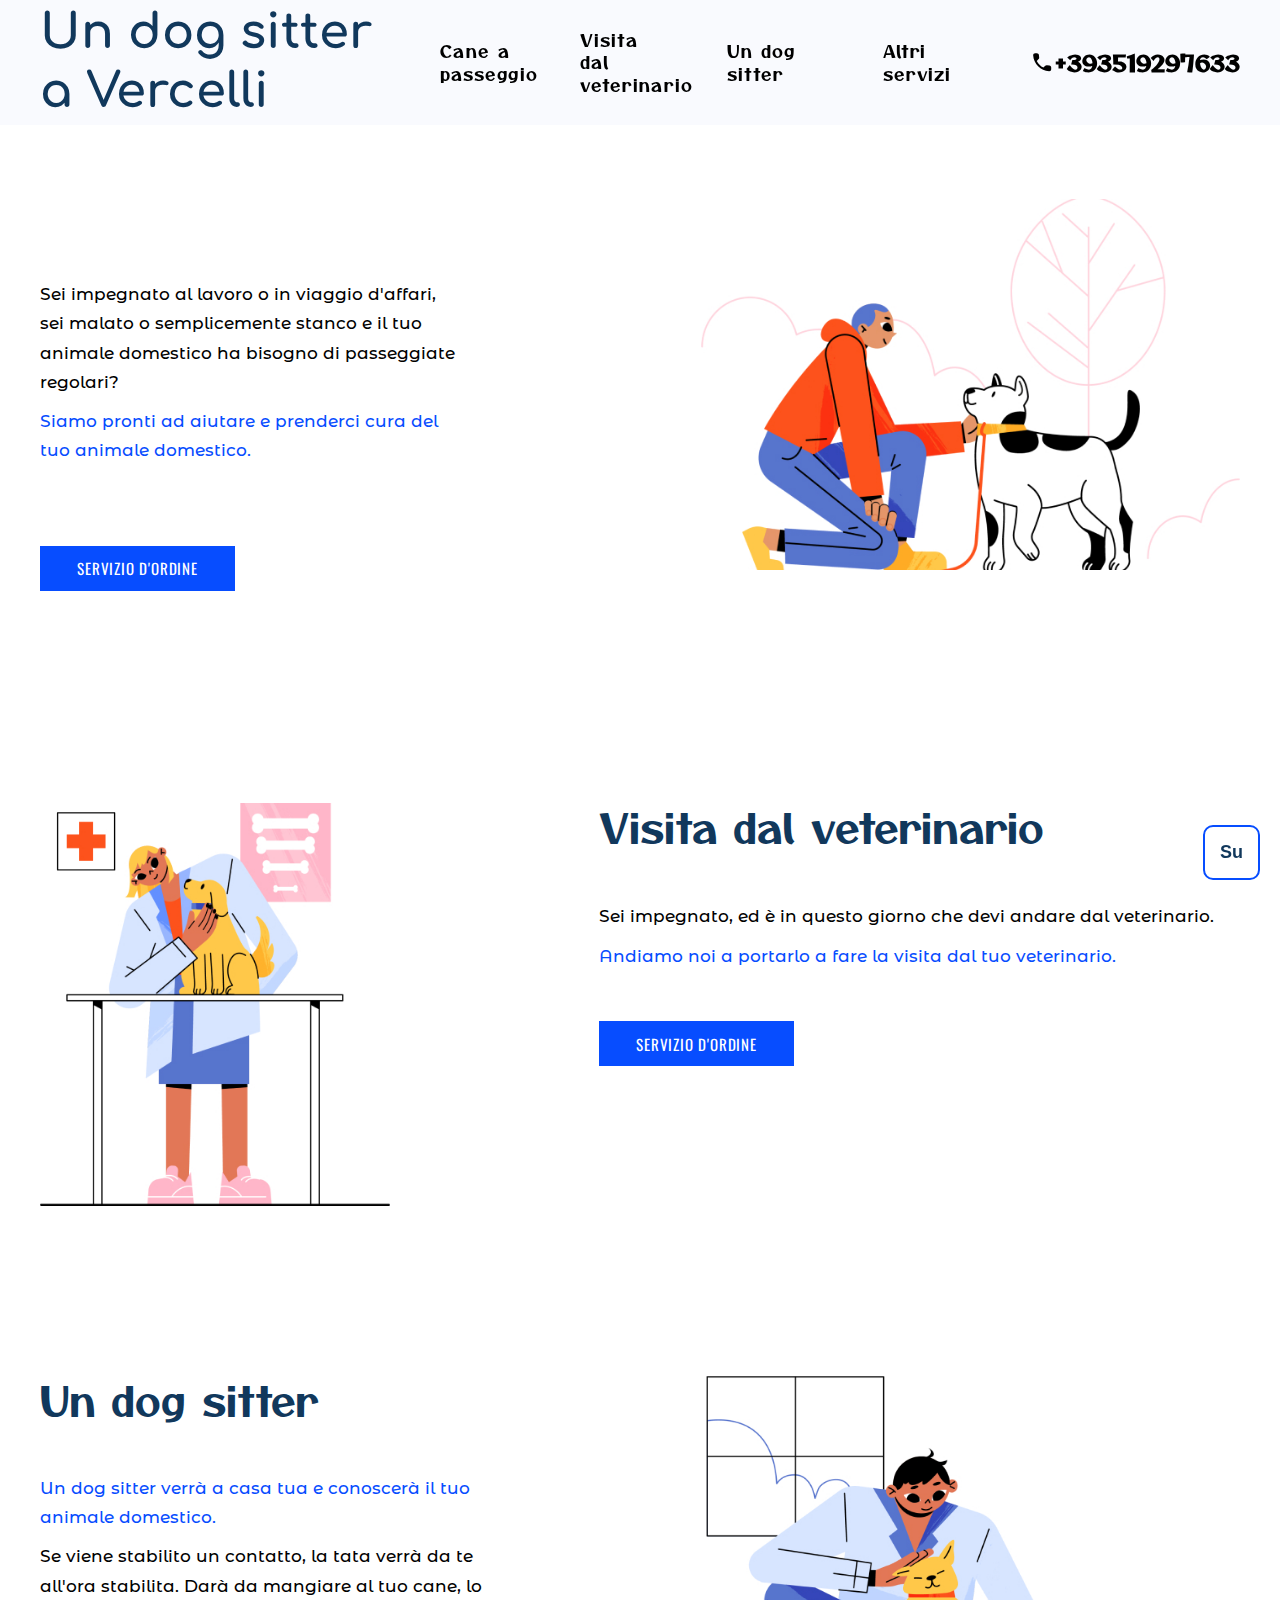
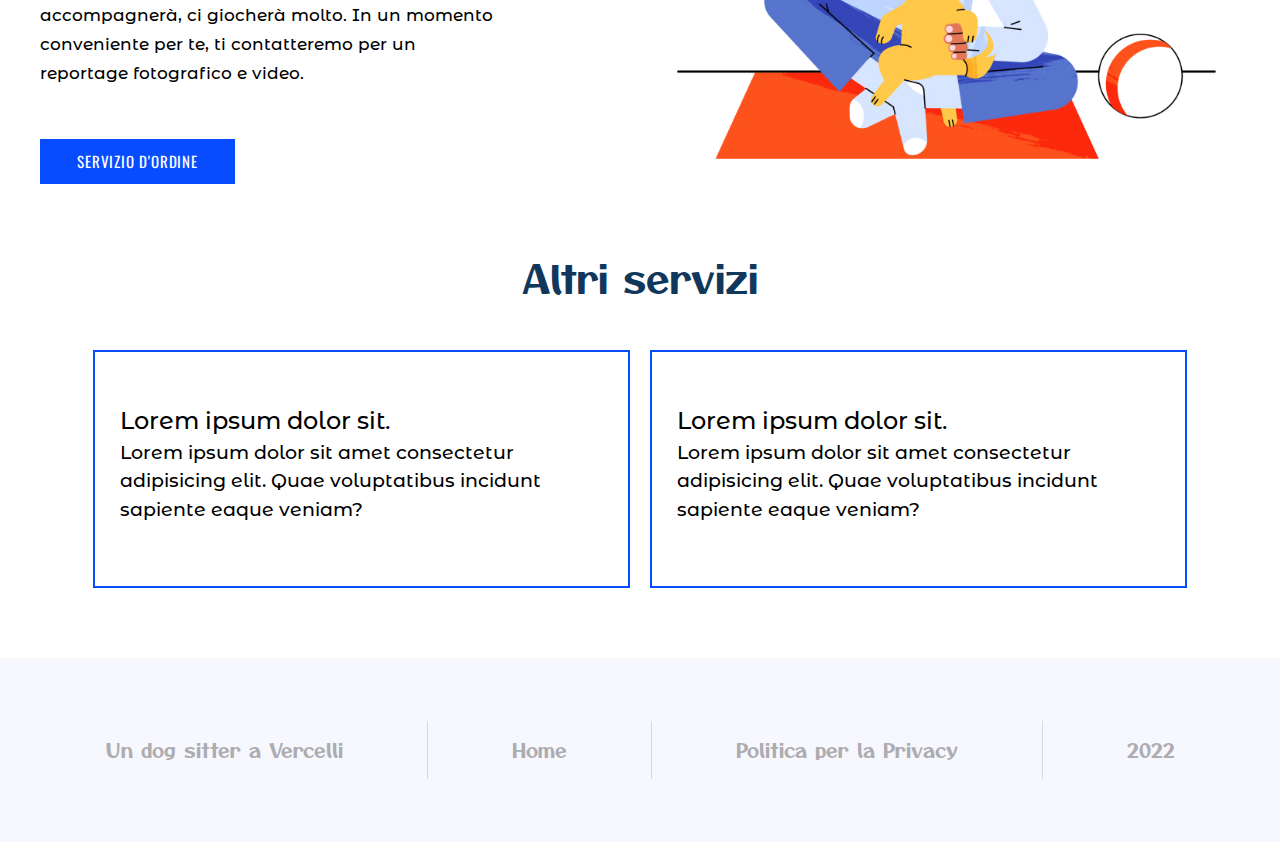
<file: index.html>
<!DOCTYPE html>
<html lang="it">
  <head>
    <link rel="stylesheet" href="./css/main.min.css" />
    <meta charset="UTF-8" />
    <meta http-equiv="X-UA-Compatible" content="IE=edge" />
    <meta name="viewport" content="width=device-width, initial-scale=1.0" />
    <link rel="preconnect" href="https://fonts.googleapis.com" />
    <link rel="preconnect" href="https://fonts.gstatic.com" crossorigin />
    <link rel="shortcut icon" href="./images/favicon.svg" type="image/svg" />
    <link
      href="https://fonts.googleapis.com/css2?family=Comfortaa:wght@400;500;700;900&display=swap"
      rel="stylesheet"
    />
    <link rel="preconnect" href="https://fonts.googleapis.com" />
    <link rel="preconnect" href="https://fonts.gstatic.com" crossorigin />
    <link rel="preconnect" href="https://fonts.googleapis.com" />
    <link rel="preconnect" href="https://fonts.gstatic.com" crossorigin />
    <link
      href="https://fonts.googleapis.com/css2?family=Montserrat+Alternates:wght@400;500;700;900&display=swap"
      rel="stylesheet"
    />
    <link rel="preconnect" href="https://fonts.googleapis.com" />
    <link rel="preconnect" href="https://fonts.gstatic.com" crossorigin />
    <link
      href="https://fonts.googleapis.com/css2?family=Oswald&display=swap"
      rel="stylesheet"
    />
    <link rel="preconnect" href="https://fonts.googleapis.com" />
    <link rel="preconnect" href="https://fonts.gstatic.com" crossorigin />
    <link
      rel="stylesheet"
      href="https://cdnjs.cloudflare.com/ajax/libs/modern-normalize/1.1.0/modern-normalize.min.css"
      integrity="sha512-wpPYUAdjBVSE4KJnH1VR1HeZfpl1ub8YT/NKx4PuQ5NmX2tKuGu6U/JRp5y+Y8XG2tV+wKQpNHVUX03MfMFn9Q=="
      crossorigin="anonymous"
      referrerpolicy="no-referrer"
    />
    <link rel="preconnect" href="https://fonts.googleapis.com" />
    <link rel="preconnect" href="https://fonts.gstatic.com" crossorigin />
    <title>Cane a passeggio</title>
  </head>
  <body>
    <header class="header" id="header">
      <div class="container">
        <h1 class="header__title">Un dog sitter a Vercelli</h1>
        <nav class="nav">
          <ul class="header__list">
            <li class="header__item">
              <a class="header__link" href="#passeggio">Cane a passeggio</a>
            </li>
            <li class="header__item">
              <a class="header__link" href="#visita">Visita dal veterinario</a>
            </li>
            <li class="header__item">
              <a class="header__link" href="#sitter">Un dog sitter</a>
            </li>
            <li class="header__item">
              <a class="header__link" href="#altri">Altri servizi</a>
            </li>
          </ul>
        </nav>
        <a class="header__tel" href="tel:+393519297633"
          ><svg class="header__tel-icon" width="25" height="25">
            <use href="./images/icons.svg#icon-phone"></use></svg
          >+393519297633</a
        >
        <button
          class="mob-menu__btn"
          aria-controls="menu-container"
          data-menu-button
          type="button"
        >
          <svg class="mob-menu__icon" width="24" height="24">
            <use
              class="mob-menu__icon--open"
              href="./images/icons.svg#icon-mob-menu--open"
            ></use>
            <use
              class="mob-menu__icon--close"
              href="./images/icons.svg#icon-mob-menu--close"
            ></use>
          </svg>
        </button>
      </div>

      <!-- MOB-MENU -->

      <div class="mob-menu" id="menu-container" data-menu data-menu-open>
        <ul class="mob-menu__list">
          <li class="mob-menu__item">
            <a class="mob-menu__link js-close-menu" href="#passeggio"
              >Cane A Passeggio
            </a>
          </li>
          <li class="mob-menu__item">
            <a class="mob-menu__link js-close-menu2" href="#visita"
              >Visita dal veterinario</a
            >
          </li>
          <li class="mob-menu__item">
            <a class="mob-menu__link js-close-menu3" href="#sitter"
              >Un dog sitter</a
            >
          </li>
          <li class="mob-menu__item">
            <a class="mob-menu__link js-close-menu4" href="#altri"
              >Altri servizi</a
            >
          </li>
        </ul>
      </div>
    </header>
    <section class="passeggio" id="passeggio">
      <div class="container">
        <button
          class="scrollbtn"
          onclick="topFunction()"
          id="scrollbtn"
          title="vai in alto"
        >
          Su
        </button>
        <div class="passeggio__box--left">
          <p class="passeggio__text">
            Sei impegnato al lavoro o in viaggio d'affari, sei malato o
            semplicemente stanco e il tuo animale domestico ha bisogno di
            passeggiate regolari?
          </p>
          <p class="passeggio__text--bottom">
            Siamo pronti ad aiutare e prenderci cura del tuo animale domestico.
          </p>
          <button class="passeggio__btn btn" type="button" data-modal-open>
            Servizio d'ordine
          </button>
        </div>
        <picture>
          <source
            srcset="./images/passeggio.jpg 1x, ./images/passeggio-2x.jpg 2x"
            media="(min-width: 1200px)"
          />
          <source
            srcset="./images/passeggio.jpg 1x, ./images/passeggio-2x.jpg 2x"
            media="(min-width: 768px)"
          />
          <source
            srcset="
              ./images/passeggio-mob.jpg    1x,
              ./images/passeggio-mob-2x.jpg 2x
            "
            media="(min-width: 320px)"
          />
          <img
            src="./images/passeggio.jpg"
            class="passeggio__img"
            alt="Cane a passeggio"
            width="539"
          />
        </picture>
      </div>
    </section>
    <section class="visita" id="visita">
      <div class="container">
        <div class="visita__row">
          <div class="picture__row">
            <picture>
              <source
                srcset="./images/visita.jpg 1x, ./images/visita-2x.jpg 2x"
                media="(min-width: 1200px)"
              />
              <source
                srcset="./images/visita.jpg 1x, ./images/visita-2x.jpg 2x"
                media="(min-width: 768px)"
              />
              <source
                srcset="
                  ./images/visita-mob.jpg    1x,
                  ./images/visita-mob-2x.jpg 2x
                "
                media="(min-width: 320px)"
              />
              <img
                src="./images/visita.jpg"
                class="visita__img"
                alt="Visita dal veterinario"
                width="350"
              />
            </picture>
          </div>
          <div class="title__row">
            <h2 class="visita__title">Visita dal veterinario</h2>
          </div>
          <div class="visita__box--right text__row">
            <div class="visita__title-thumb">
              <h2 class="sitter__title">Visita dal veterinario</h2>
            </div>
            <p class="visita__text">
              Sei impegnato, ed è in questo giorno che devi andare dal
              veterinario.
            </p>
            <p class="visita__text--bottom">
              Andiamo noi a portarlo a fare la visita dal tuo veterinario.
            </p>
            <button class="visita__btn btn" type="button" data-modal-open-2>
              Servizio d'ordine
            </button>
          </div>
        </div>
      </div>
    </section>
    <section class="sitter" id="sitter">
      <div class="container">
        <div class="sitter__row">
          <div class="sitter__title-row">
            <h2 class="sitter__title">Un dog sitter</h2>
          </div>
          <div class="sitter__box--left sitter__text-row">
            <div class="sitter__title-thumb">
              <h2 class="sitter__title">Un dog sitter</h2>
            </div>
            <p class="sitter__text">
              Un dog sitter verrà a casa tua e conoscerà il tuo animale
              domestico.
            </p>
            <p class="sitter__text--bottom">
              Se viene stabilito un contatto, la tata verrà da te all'ora
              stabilita. Darà da mangiare al tuo cane, lo accompagnerà, ci
              giocherà molto. In un momento conveniente per te, ti contatteremo
              per un reportage fotografico e video.
            </p>
            <button class="sitter__btn btn" type="button" data-modal-open-3>
              Servizio d'ordine
            </button>
          </div>
          <div class="sitter__picture-row">
            <picture>
              <source
                srcset="./images/sitter.jpg 1x, ./images/sitter-2x.jpg 2x"
                media="(min-width: 1200px)"
              />
              <source
                srcset="./images/sitter.jpg 1x, ./images/sitter-2x.jpg 2x"
                media="(min-width: 768px)"
              />
              <source
                srcset="
                  ./images/sitter-mob.jpg    1x,
                  ./images/sitter-mob-2x.jpg 2x
                "
                media="(min-width: 320px)"
              />
              <img
                src="./images/sitter.jpg"
                class="sitter__img"
                alt="Un dog sitter"
              />
            </picture>
          </div>
        </div>
      </div>
    </section>
    <section class="altri" id="altri">
      <div class="container">
        <h2 class="altri__title">Altri servizi</h2>
        <div class="altri__box-wrap">
          <div class="altri__box--left">
            <p class="altri__text">Lorem ipsum dolor sit.</p>
            <p class="altri__text-bottom">
              Lorem ipsum dolor sit amet consectetur adipisicing elit. Quae
              voluptatibus incidunt sapiente eaque veniam?
            </p>
          </div>
          <div class="altri__box--right">
            <p class="altri__text">Lorem ipsum dolor sit.</p>
            <p class="altri__text-bottom">
              Lorem ipsum dolor sit amet consectetur adipisicing elit. Quae
              voluptatibus incidunt sapiente eaque veniam?
            </p>
          </div>
        </div>
      </div>
    </section>
    <footer class="footer">
      <div class="container">
        <div class="footer__list-wrap">
          <ul class="footer__list">
            <li class="footer__item">
              <a href="#header">Un dog sitter a Vercelli</a>
            </li>
            <li class="footer__item">
              <a href="#passeggio">Home</a>
            </li>
            <li class="footer__item">
              <a href="">Politica per la Privacy</a>
            </li>
            <li class="footer__item">2022</li>
          </ul>
        </div>
        <div class="mobile-footer">
          <h3 class="mobile-footer__title">Un dog sitter a Vercelli</h3>
          <a class="mobile-footer__tel" href="tel:+393519297633"
            ><svg class="mobile-footer__tel-icon" width="19" height="19">
              <use href="./images/icons.svg#icon-foot-tel"></use></svg
            >+393519297633</a
          >
          <ul class="mobile-footer__list">
            <li class="mobile-footer__item">Home</li>
            <li class="mobile-footer__item">Politica per la Privacy</li>
            <li class="mobile-footer__item">2022</li>
          </ul>
        </div>
      </div>
    </footer>

    <!-- MODAL -->

    <div class="backdrop is-hidden" data-modal>
      <div class="modal">
        <button class="modal__btnclose" data-modal-close type="button">
          <svg class="modal__icon-close" width="15" height="15">
            <use href="images/icons.svg#icon-cross"></use>
          </svg>
        </button>
        <h2 class="modal__title">Servizio d'ordine</h2>
        <form class="modal__form" name="form">
          <div class="modal__input-container--left">
            <label class="label__name" for="name"
              >Nome<span class="label-span">*</span
              ><input
                class="modal__input-name"
                name="nome"
                required
                type="name"
                id="name"
            /></label>
            <label class="label__tel" for="tel"
              >Numero di telefono<span class="label-span">*</span
              ><input
                class="modal__input-tel"
                required
                type="tel"
                name="numero_di_telefono"
                id="tel"
            /></label>
            <label class="label__select" for="servizio">
              Tipologia di servizio<span class="label-span">*</span>
              <select required class="select" name="servizio" id="servizio">
                <option value="" disabled selected>Scegli un servizio</option>
                <option value="Cane a passeggio">Cane a passeggio</option>
                <option value="Visita dal veterinario">
                  Visita dal veterinario
                </option>
                <option value="Un dog sitter">Un dog sitter</option>
                <option value="Altri servizi">Altri servizi</option>
              </select>
            </label>
            <p class="help">
              <span class="label-span">*</span> - Сampo obbligatorio
            </p>
          </div>
          <div class="modal__input-container--right">
            <label class="label__textarea" for="comment"
              >Un commento
              <textarea
                class="modal__textarea"
                placeholder="Per favore scrivi esattamente cosa vorresti"
                name="un_commento"
                id="comment"
              ></textarea>
            </label>
            <label class="label__email" for="email"
              >Email<input
                class="modal__input-email"
                type="email"
                id="email"
                name="email"
            /></label>
            <button
              class="modal__btnsubmit"
              name="form-btn"
              type="submit"
              data-request-open
            >
              MANDARE
            </button>
          </div>
        </form>
      </div>
    </div>

    <script src="./js/scrollbtn.js"></script>
    <script src="./js/mobile-menu.js"></script>
    <script src="./js/modal.js"></script>
    <script src="./js/modal2.js"></script>
    <script src="./js/modal3.js"></script>
    <script src="./js/request.js"></script>
  </body>
</html>
</file>
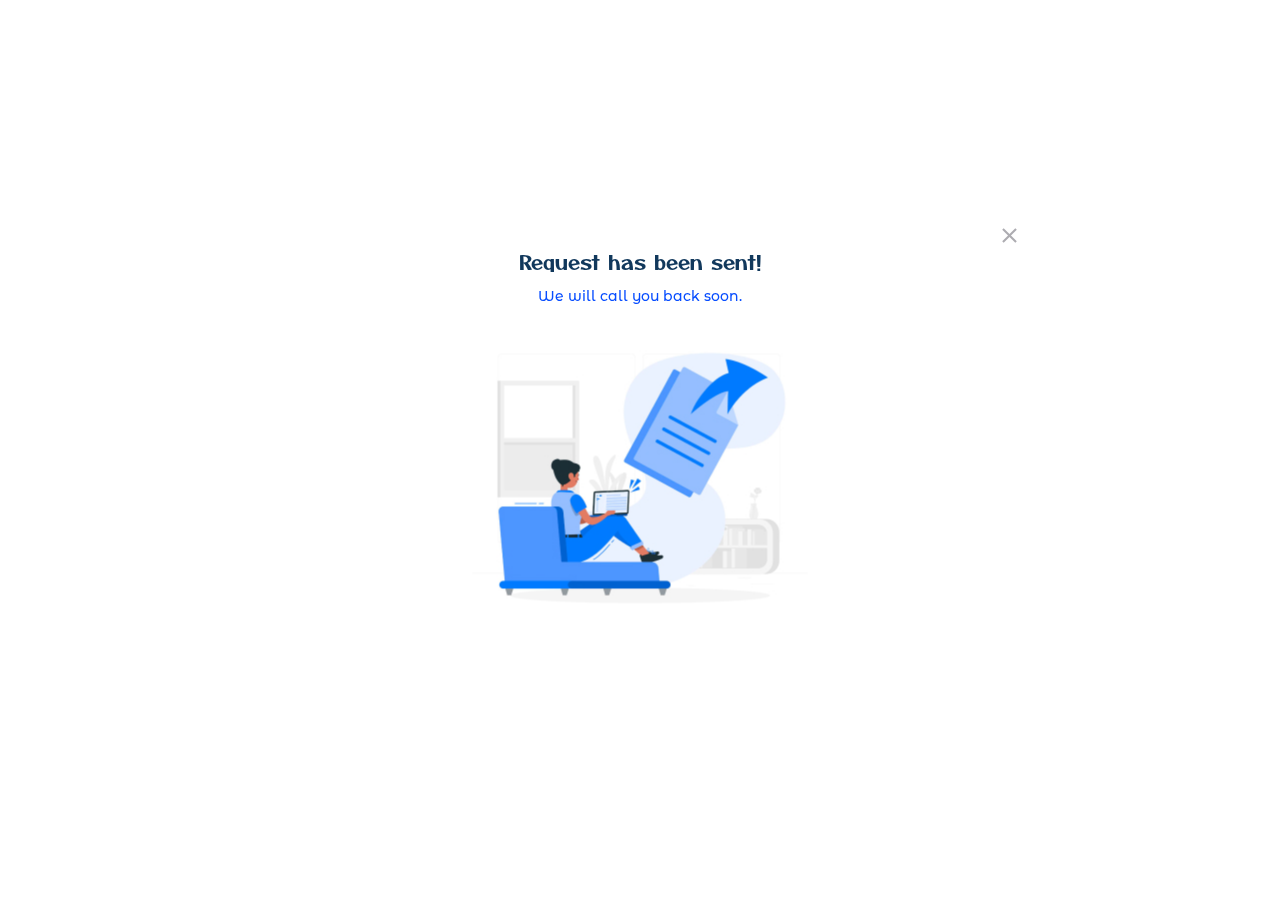
<file: thankpage.html>
<!DOCTYPE html>
<html lang="it">
  <head>
    <link rel="stylesheet" href="./css/main.min.css" />
    <meta charset="UTF-8" />
    <meta http-equiv="X-UA-Compatible" content="IE=edge" />
    <meta name="viewport" content="width=device-width, initial-scale=1.0" />
    <link rel="preconnect" href="https://fonts.googleapis.com" />
    <link rel="preconnect" href="https://fonts.gstatic.com" crossorigin />
    <link rel="shortcut icon" href="./images/favicon.svg" type="image/svg" />
    <link
      href="https://fonts.googleapis.com/css2?family=Comfortaa:wght@400;500;700;900&display=swap"
      rel="stylesheet"
    />
    <link rel="preconnect" href="https://fonts.googleapis.com" />
    <link rel="preconnect" href="https://fonts.gstatic.com" crossorigin />
    <link rel="preconnect" href="https://fonts.googleapis.com" />
    <link rel="preconnect" href="https://fonts.gstatic.com" crossorigin />
    <link
      href="https://fonts.googleapis.com/css2?family=Montserrat+Alternates:wght@400;500;700;900&display=swap"
      rel="stylesheet"
    />
    <link rel="preconnect" href="https://fonts.googleapis.com" />
    <link rel="preconnect" href="https://fonts.gstatic.com" crossorigin />
    <link
      href="https://fonts.googleapis.com/css2?family=Oswald&display=swap"
      rel="stylesheet"
    />
    <link rel="preconnect" href="https://fonts.googleapis.com" />
    <link rel="preconnect" href="https://fonts.gstatic.com" crossorigin />
    <link
      rel="stylesheet"
      href="https://cdnjs.cloudflare.com/ajax/libs/modern-normalize/1.1.0/modern-normalize.min.css"
      integrity="sha512-wpPYUAdjBVSE4KJnH1VR1HeZfpl1ub8YT/NKx4PuQ5NmX2tKuGu6U/JRp5y+Y8XG2tV+wKQpNHVUX03MfMFn9Q=="
      crossorigin="anonymous"
      referrerpolicy="no-referrer"
    />
    <link rel="preconnect" href="https://fonts.googleapis.com" />
    <link rel="preconnect" href="https://fonts.gstatic.com" crossorigin />
    <title>Cane a passeggio</title>
  </head>
  <body>
    <div class="request__backdrop" data-request>
      <div class="request">
        <div class="request__container">
          <a href="./index.html" class="request__btnclose">
            <svg class="request__icon-close" width="15" height="15">
              <use href="images/icons.svg#icon-cross"></use>
            </svg>
          </a>
          <h2 class="request__title">Request has been sent!</h2>
          <p class="request__text">We will call you back soon.</p>
          <picture>
            <source
              srcset="./images/request.jpg 1x, ./images/request-2x.jpg 2x"
              media="(min-width: 1200px)"
            />
            <source
              srcset="./images/request.jpg 1x, ./images/request-2x.jpg 2x"
              media="(min-width: 768px)"
            />
            <source
              srcset="
                ./images/request-mob.jpg    1x,
                ./images/request-mob-2x.jpg 2x
              "
              media="(min-width: 320px)"
            />
            <img
              src="./images/request.jpg"
              class="request__img"
              alt="request has been sent"
            />
          </picture>
        </div>
      </div>
    </div>
  </body>
</html>
</file>
<file: css/main.min.css>
:root{--primary-text-color: #000000;--accent-color: #074DFF;--btn-text-color: #ffffff;--title-color: #11385C}html{scroll-behavior:smooth}@font-face{font-family:"Otomanopee One";font-style:normal;font-weight:400;src:url(/fonts/OtomanopeeOne-Regular.ttf)}body{margin:0;padding:0;font-family:"Otomanopee One";font-style:normal;font-weight:400;color:var(--primary-text-color)}button{cursor:pointer}ul{margin:0px;padding:0px;list-style:none}a{color:inherit;text-decoration:none}li{list-style-type:none}img{display:block;max-width:100%;height:auto}p{margin:0;padding:0}h1,h2,h3,h4,h5,h6{margin:0;padding:0;font-family:"Otomanopee One"}input,textarea{outline:none}.btn{background-color:var(--accent-color);color:var(--btn-text-color);letter-spacing:.06em;text-transform:uppercase;text-align:center;font-weight:400;font-size:15px;width:195px;height:45px;border:none;font-family:"Oswald",sans-serif;-webkit-transition:color 300ms cubic-bezier(0.4, 0, 0.2, 1),background-color 300ms cubic-bezier(0.4, 0, 0.2, 1),border-color 300ms cubic-bezier(0.4, 0, 0.2, 1);transition:color 300ms cubic-bezier(0.4, 0, 0.2, 1),background-color 300ms cubic-bezier(0.4, 0, 0.2, 1),border-color 300ms cubic-bezier(0.4, 0, 0.2, 1)}@media screen and (min-width: 320px)and (max-width: 1199px){.btn{width:140px;height:36px;display:-webkit-box;display:-ms-flexbox;display:flex;-webkit-box-pack:center;-ms-flex-pack:center;justify-content:center;-webkit-box-align:center;-ms-flex-align:center;align-items:center;margin:0 auto;font-size:12px;line-height:1.6666666667}}.btn:hover,.btn:focus{background-color:var(--btn-text-color);color:var(--accent-color);border:2px solid rgba(0,0,0,0);border-color:var(--accent-color);-webkit-transition:color 300ms cubic-bezier(0.4, 0, 0.2, 1),border-color 300ms cubic-bezier(0.4, 0, 0.2, 1),background-color 300ms cubic-bezier(0.4, 0, 0.2, 1);transition:color 300ms cubic-bezier(0.4, 0, 0.2, 1),border-color 300ms cubic-bezier(0.4, 0, 0.2, 1),background-color 300ms cubic-bezier(0.4, 0, 0.2, 1)}.is-hidden{visibility:hidden;opacity:0;pointer-events:none}.visually-hidden{position:absolute;width:1px;height:1px;margin:-1px;border:0;padding:0;white-space:nowrap;-webkit-clip-path:inset(100%);clip-path:inset(100%);clip:rect(0 0 0 0);overflow:hidden}.no-scroll{overflow:hidden}.scrollbtn{position:fixed;bottom:20px;right:20px;z-index:99;border:2px solid var(--accent-color);outline:none;background-color:rgba(0,0,0,0);color:var(--title-color);padding:15px;border-radius:10px;font-size:18px;font-weight:600;-webkit-transition:color 300ms cubic-bezier(0.4, 0, 0.2, 1),border 300ms cubic-bezier(0.4, 0, 0.2, 1),background-color 300ms cubic-bezier(0.4, 0, 0.2, 1);transition:color 300ms cubic-bezier(0.4, 0, 0.2, 1),border 300ms cubic-bezier(0.4, 0, 0.2, 1),background-color 300ms cubic-bezier(0.4, 0, 0.2, 1)}.scrollbtn:hover{background-color:var(--accent-color);color:var(--btn-text-color);-webkit-transition:color 300ms cubic-bezier(0.4, 0, 0.2, 1),background-color 300ms cubic-bezier(0.4, 0, 0.2, 1);transition:color 300ms cubic-bezier(0.4, 0, 0.2, 1),background-color 300ms cubic-bezier(0.4, 0, 0.2, 1)}@media screen and (min-width: 1200px){.container{max-width:1200px;margin:0 auto}}.backdrop{z-index:3;width:100%;height:100%;-webkit-box-shadow:0px 1px 3px rgba(0,0,0,.12),0px 1px 1px rgba(0,0,0,.14),0px 2px 1px rgba(0,0,0,.2);box-shadow:0px 1px 3px rgba(0,0,0,.12),0px 1px 1px rgba(0,0,0,.14),0px 2px 1px rgba(0,0,0,.2);border-radius:4px;position:fixed;top:0;-webkit-transition:opacity 300ms cubic-bezier(0.4, 0, 0.2, 1);transition:opacity 300ms cubic-bezier(0.4, 0, 0.2, 1);background:rgba(0,0,0,.6);-webkit-backdrop-filter:blur(5px);backdrop-filter:blur(5px);display:block;overflow-y:auto}.modal{overflow-y:auto;min-height:525px;z-index:3;border-radius:4px;background-color:#fff;position:absolute;top:50%;left:50%;-webkit-transform:translate(-50%, -50%);transform:translate(-50%, -50%);padding:40px;-webkit-transition:opacity 300ms cubic-bezier(0.4, 0, 0.2, 1);transition:opacity 300ms cubic-bezier(0.4, 0, 0.2, 1)}@media screen and (min-width: 320px)and (max-width: 1199px){.modal{width:100vw;height:100vh;padding:20px}}.modal__title{display:-webkit-box;display:-ms-flexbox;display:flex;-webkit-box-pack:center;-ms-flex-pack:center;justify-content:center;font-size:38px;line-height:1.2105263158;margin-bottom:18px;color:var(--title-color)}@media screen and (min-width: 320px)and (max-width: 1199px){.modal__title{font-weight:400;font-size:20px;line-height:1.2;margin-top:20px}}.modal__btnclose,.request__btnclose{width:30px;height:30px;border-radius:50%;position:relative;border:none;background-color:rgba(0,0,0,0);-webkit-transition:fill 300ms cubic-bezier(0.4, 0, 0.2, 1);transition:fill 300ms cubic-bezier(0.4, 0, 0.2, 1);position:absolute;top:35px;right:16px;fill:#adacb1}.modal__btnclose:hover svg,.modal__btnclose:focus svg,.request__btnclose:hover svg,.request__btnclose:focus svg{fill:var(--accent-color);-webkit-transition:fill 300ms cubic-bezier(0.4, 0, 0.2, 1);transition:fill 300ms cubic-bezier(0.4, 0, 0.2, 1)}.modal__icon-close{position:absolute;top:50%;left:50%;-webkit-transform:translate(-50%, -50%);transform:translate(-50%, -50%);fill:#adacb1;-webkit-transition:fill 300ms cubic-bezier(0.4, 0, 0.2, 1);transition:fill 300ms cubic-bezier(0.4, 0, 0.2, 1);-webkit-box-pack:center;-ms-flex-pack:center;justify-content:center}.modal__form{display:-webkit-box;display:-ms-flexbox;display:flex}@media screen and (min-width: 320px)and (max-width: 1199px){.modal__form{-ms-flex-wrap:wrap;flex-wrap:wrap;width:270px;margin:0 auto}}.modal__input-container--left{width:302px}@media screen and (min-width: 1200px){.modal__input-container--left{padding:20px}}.modal__input-container--right{width:302px}@media screen and (min-width: 1200px){.modal__input-container--right{padding:20px}}.label-span{display:inline;color:red}.modal__input-name{width:100%;margin-bottom:40px;height:40px;padding:15px;-webkit-transition:border-color 300ms cubic-bezier(0.4, 0, 0.2, 1);transition:border-color 300ms cubic-bezier(0.4, 0, 0.2, 1);border:1px solid #adacb1}@media screen and (min-width: 320px)and (max-width: 1199px){.modal__input-name{width:270px;margin-bottom:20px}}.modal__input-name:focus{border:1px solid var(--accent-color)}.modal__input-name:invalid{border:1px solid #f50000}.modal__input-tel{height:40px;width:100%;margin-bottom:40px;padding:15px;-webkit-transition:border-color 300ms cubic-bezier(0.4, 0, 0.2, 1);transition:border-color 300ms cubic-bezier(0.4, 0, 0.2, 1);border:1px solid #adacb1}@media screen and (min-width: 320px)and (max-width: 1199px){.modal__input-tel{width:270px;margin-bottom:20px}}.modal__input-tel:focus{border:1px solid var(--accent-color)}.modal__input-tel:invalid{border:1px solid #f50000}.select{width:100%;height:40px;outline:none;border:1px solid #adacb1;margin-bottom:20px}.help{position:absolute;bottom:70px;font-size:14px}@media screen and (min-width: 320px)and (max-width: 1199px){.help{display:none}}.label__textarea{display:-webkit-box;display:-ms-flexbox;display:flex;margin-bottom:41px;-ms-flex-wrap:wrap;flex-wrap:wrap}@media screen and (min-width: 320px)and (max-width: 1199px){.label__textarea{width:270px;margin-bottom:20px}}.modal__textarea{resize:none;width:100%;height:138px;padding:15px;-webkit-transition:border-color 300ms cubic-bezier(0.4, 0, 0.2, 1);transition:border-color 300ms cubic-bezier(0.4, 0, 0.2, 1);border:1px solid #adacb1}@media screen and (min-width: 320px)and (max-width: 1199px){.modal__textarea{height:71px}}.modal__textarea:focus::-webkit-input-placeholder{color:rgba(0,0,0,0)}.modal__textarea:focus::-moz-placeholder{color:rgba(0,0,0,0)}.modal__textarea:focus:-ms-input-placeholder{color:rgba(0,0,0,0)}.modal__textarea:focus::-ms-input-placeholder{color:rgba(0,0,0,0)}.modal__textarea:focus::placeholder{color:rgba(0,0,0,0)}.modal__textarea:focus{border:1px solid var(--accent-color)}.modal__input-email{height:40px;width:100%;margin-bottom:37px;padding:15px;-webkit-transition:border-color 300ms cubic-bezier(0.4, 0, 0.2, 1);transition:border-color 300ms cubic-bezier(0.4, 0, 0.2, 1);border:1px solid #adacb1}@media screen and (min-width: 320px)and (max-width: 1199px){.modal__input-email{width:270px;margin-bottom:30px}}.modal__input-email:focus{border:1px solid var(--accent-color)}.modal__btnsubmit{width:195px;margin:0 auto;display:-webkit-box;display:-ms-flexbox;display:flex;-webkit-box-pack:center;-ms-flex-pack:center;justify-content:center;background-color:var(--accent-color);color:var(--btn-text-color);letter-spacing:.06em;text-transform:uppercase;text-align:center;font-weight:400;font-size:15px;width:195px;height:45px;border:none;font-family:"Comfortaa",cursive;-webkit-transition:color 300ms cubic-bezier(0.4, 0, 0.2, 1),background-color 300ms cubic-bezier(0.4, 0, 0.2, 1),border-color 300ms cubic-bezier(0.4, 0, 0.2, 1);transition:color 300ms cubic-bezier(0.4, 0, 0.2, 1),background-color 300ms cubic-bezier(0.4, 0, 0.2, 1),border-color 300ms cubic-bezier(0.4, 0, 0.2, 1);-webkit-box-align:center;-ms-flex-align:center;align-items:center}.modal__btnsubmit:hover,.modal__btnsubmit:focus{background-color:var(--btn-text-color);color:var(--accent-color);border:2px solid rgba(0,0,0,0);border-color:var(--accent-color);-webkit-transition:color 300ms cubic-bezier(0.4, 0, 0.2, 1),border-color 300ms cubic-bezier(0.4, 0, 0.2, 1),background-color 300ms cubic-bezier(0.4, 0, 0.2, 1);transition:color 300ms cubic-bezier(0.4, 0, 0.2, 1),border-color 300ms cubic-bezier(0.4, 0, 0.2, 1),background-color 300ms cubic-bezier(0.4, 0, 0.2, 1)}.request__backdrop{z-index:4;width:100%;height:100%;position:fixed;top:0}.request{position:absolute;top:50%;left:50%;-webkit-transform:translate(-50%, -50%);transform:translate(-50%, -50%);z-index:4;width:789px}@media screen and (min-width: 320px)and (max-width: 1199px){.request__container{max-width:375px;margin:0 auto}}@media screen and (min-width: 1200px){.request__container{max-width:1200px;margin:0 auto}}.request__btnclose{border:none;background-color:rgba(0,0,0,0);position:absolute;top:11px;right:10px}.request__icon-close{position:absolute;top:50%;left:50%;-webkit-transform:translate(-50%, -50%);transform:translate(-50%, -50%)}.request__title{font-family:"Otomanopee One";font-style:normal;font-weight:400;font-size:20px;line-height:1.2;display:-webkit-box;display:-ms-flexbox;display:flex;-webkit-box-align:center;-ms-flex-align:center;align-items:center;color:var(--title-color);-webkit-box-pack:center;-ms-flex-pack:center;justify-content:center;margin-top:40px;margin-bottom:12px}.request__text{font-family:"Montserrat Alternates",sans-serif;font-weight:500;font-size:14px;line-height:1.5;color:var(--accent-color);display:-webkit-box;display:-ms-flexbox;display:flex;-webkit-box-pack:center;-ms-flex-pack:center;justify-content:center;margin-bottom:12px}.request__img{width:335px;margin:0 auto;margin-bottom:40px}.header{display:-webkit-box;display:-ms-flexbox;display:flex;margin-bottom:74px;height:125px;background:rgba(247,248,253,.7);width:100%;position:fixed;top:0;-webkit-backdrop-filter:blur(20px);backdrop-filter:blur(20px)}@media screen and (min-width: 320px)and (max-width: 1199px){.header{height:72px;position:relative;margin-bottom:8px;position:fixed;-webkit-backdrop-filter:blur(20px);backdrop-filter:blur(20px)}}@media screen and (min-width: 1200px){.header .container{display:-webkit-box;display:-ms-flexbox;display:flex;max-width:1200px;margin:0 auto;padding-right:15px;padding-left:15px}}@media screen and (min-width: 320px)and (max-width: 1199px){.header .container{display:-webkit-box;display:-ms-flexbox;display:flex;width:375px;padding-right:15px;padding-left:15px;margin:0 auto}}.header__title{font-family:"Comfortaa",cursive;display:-webkit-box;display:-ms-flexbox;display:flex;font-size:48px;line-height:1.21;-webkit-box-align:center;-ms-flex-align:center;align-items:center;color:var(--title-color)}@media screen and (min-width: 320px)and (max-width: 1199px){.header__title{display:-webkit-box;display:-ms-flexbox;display:flex;font-size:20px;line-height:1.3;width:157px;margin-right:auto}}@media screen and (min-width: 1200px){.header__title{width:378px;margin-right:38px}}.nav{display:-webkit-box;display:-ms-flexbox;display:flex;margin-right:auto}@media screen and (min-width: 320px)and (max-width: 1199px){.nav{display:none}}.header__list{display:-webkit-box;display:-ms-flexbox;display:flex;-webkit-box-align:center;-ms-flex-align:center;align-items:center;margin-right:41px}.header__item{font-weight:500;color:var(--primary-text-color)}.header__item:nth-child(1){width:85px}.header__item:nth-child(2){width:92px}.header__item:nth-child(3){width:113px}.header__item:not(:last-child){margin-right:55px}.header__link{letter-spacing:.05em;font-style:normal;font-size:17px;line-height:1.3;display:block;height:100%;color:var(--primary-text-color);-webkit-transition:color 300ms cubic-bezier(0.4, 0, 0.2, 1);transition:color 300ms cubic-bezier(0.4, 0, 0.2, 1)}.header__link:hover,.header__link:focus{color:var(--accent-color);-webkit-transition:color 300ms cubic-bezier(0.4, 0, 0.2, 1);transition:color 300ms cubic-bezier(0.4, 0, 0.2, 1)}.header__tel{display:-webkit-box;display:-ms-flexbox;display:flex;-webkit-box-align:center;-ms-flex-align:center;align-items:center;font-weight:700;font-size:23px;line-height:1.02;color:var(--primary-text-color);-webkit-transition:color 300ms cubic-bezier(0.4, 0, 0.2, 1),fill 300ms cubic-bezier(0.4, 0, 0.2, 1);transition:color 300ms cubic-bezier(0.4, 0, 0.2, 1),fill 300ms cubic-bezier(0.4, 0, 0.2, 1)}@media screen and (min-width: 320px)and (max-width: 1199px){.header__tel{display:none}}.header__tel:hover,.header__tel:focus{color:var(--accent-color);-webkit-transition:color 300ms cubic-bezier(0.4, 0, 0.2, 1);transition:color 300ms cubic-bezier(0.4, 0, 0.2, 1)}.header__tel:hover svg,.header__tel:focus svg{fill:var(--accent-color);-webkit-transition:fill 300ms cubic-bezier(0.4, 0, 0.2, 1);transition:fill 300ms cubic-bezier(0.4, 0, 0.2, 1)}.header__tel-icon{display:-webkit-box;display:-ms-flexbox;display:flex;-webkit-box-align:center;-ms-flex-align:center;align-items:center;fill:var(--primary-text-color);-webkit-transition:fill 300ms cubic-bezier(0.4, 0, 0.2, 1);transition:fill 300ms cubic-bezier(0.4, 0, 0.2, 1)}.mob-menu__btn{border:none;background-color:rgba(0,0,0,0);z-index:3}@media screen and (min-width: 1200px){.mob-menu__btn{display:none}}.mob-menu__btn.is-open .mob-menu__icon--close{display:block}.mob-menu__btn.is-open .mob-menu__icon--open{display:none}.mob-menu__btn .mob-menu__icon--close{display:none}.mob-menu__btn.is-open{position:absolute;top:24px;right:20px}.mob-menu__icon{display:-webkit-box;display:-ms-flexbox;display:flex;-webkit-box-align:center;-ms-flex-align:center;align-items:center;fill:var(--title-color)}.mob-menu__icon--close{display:none;width:22px;height:15px}.mob-menu__icon--open{width:100px;height:100px}.mob-menu{position:fixed;background-color:#f7f8fd;width:265px;right:0;height:100vh;-webkit-transform:translateX(100%);transform:translateX(100%);-webkit-transition:translate 300ms cubic-bezier(0.4, 0, 0.2, 1),-webkit-transform 300ms cubic-bezier(0.4, 0, 0.2, 1);transition:translate 300ms cubic-bezier(0.4, 0, 0.2, 1),-webkit-transform 300ms cubic-bezier(0.4, 0, 0.2, 1);transition:transform 300ms cubic-bezier(0.4, 0, 0.2, 1),translate 300ms cubic-bezier(0.4, 0, 0.2, 1);transition:transform 300ms cubic-bezier(0.4, 0, 0.2, 1),translate 300ms cubic-bezier(0.4, 0, 0.2, 1),-webkit-transform 300ms cubic-bezier(0.4, 0, 0.2, 1)}@media screen and (min-width: 1200px){.mob-menu{display:none}}@media screen and (min-width: 320px)and (max-width: 1199px){.mob-menu .container{max-width:375px;margin:0 auto}}@media screen and (min-width: 1200px){.mob-menu .container{display:none}}.mob-menu.is-open{display:-webkit-box;display:-ms-flexbox;display:flex;-webkit-transform:translateX(0);transform:translateX(0);-webkit-transition:translate 300ms cubic-bezier(0.4, 0, 0.2, 1),-webkit-transform 300ms cubic-bezier(0.4, 0, 0.2, 1);transition:translate 300ms cubic-bezier(0.4, 0, 0.2, 1),-webkit-transform 300ms cubic-bezier(0.4, 0, 0.2, 1);transition:transform 300ms cubic-bezier(0.4, 0, 0.2, 1),translate 300ms cubic-bezier(0.4, 0, 0.2, 1);transition:transform 300ms cubic-bezier(0.4, 0, 0.2, 1),translate 300ms cubic-bezier(0.4, 0, 0.2, 1),-webkit-transform 300ms cubic-bezier(0.4, 0, 0.2, 1)}.mob-menu__list{padding-top:86px;border:1px solid #eff2f4;width:265px}.mob-menu__item{border:1px solid #eff2f4;padding:25px 20px;font-size:16px;line-height:1.375;color:var(--title-color);font-family:"Otomanopee One";font-style:normal;font-weight:400}.passeggio{width:100%}@media screen and (min-width: 1200px){.passeggio{padding-top:199px;margin-bottom:212px}}@media screen and (min-width: 320px)and (max-width: 1199px){.passeggio{padding-top:78px;margin-bottom:40px}}@media screen and (min-width: 1200px){.passeggio .container{display:-webkit-box;display:-ms-flexbox;display:flex;max-width:1200px;margin:0 auto;-webkit-box-pack:center;-ms-flex-pack:center;justify-content:center;padding-right:15px;padding-left:15px}}@media screen and (min-width: 320px)and (max-width: 1199px){.passeggio .container{display:-webkit-box;display:-ms-flexbox;display:flex;-webkit-box-orient:vertical;-webkit-box-direction:reverse;-ms-flex-direction:column-reverse;flex-direction:column-reverse;max-width:375px;margin:0 auto;padding-right:20px;padding-left:20px}}@media screen and (min-width: 1200px){.passeggio__box--left{width:424px;margin-right:auto;margin-top:81px}}.passeggio__text{color:var(--primary-text-color);margin-bottom:10px;font-family:"Montserrat Alternates",sans-serif;font-weight:500;font-size:17px;line-height:1.7222222222}@media screen and (min-width: 320px)and (max-width: 1199px){.passeggio__text{font-size:16px;line-height:1.3125;margin-bottom:10px}}.passeggio__text--bottom{color:var(--accent-color);margin-bottom:80px;font-family:"Montserrat Alternates",sans-serif;font-weight:500;font-size:17px;line-height:1.7222222222}@media screen and (min-width: 320px)and (max-width: 1199px){.passeggio__text--bottom{font-size:16px;line-height:1.3125;margin-bottom:15px}}@media screen and (min-width: 320px)and (max-width: 1199px){.passeggio__btn{width:140px;height:36px;font-weight:400}}@media screen and (min-width: 320px)and (max-width: 1199px){.passeggio__img{margin-bottom:15px}}.visita{width:100%}@media screen and (min-width: 1200px){.visita{margin-bottom:170px}}@media screen and (min-width: 320px)and (max-width: 1199px){.visita{margin-bottom:40px}}@media screen and (min-width: 1200px){.visita .container{display:-webkit-box;display:-ms-flexbox;display:flex;max-width:1200px;margin:0 auto;padding-right:15px;padding-left:15px}}@media screen and (min-width: 320px)and (max-width: 1199px){.visita .container{max-width:375px;margin:0 auto;padding-left:15px;padding-right:15px}}@media screen and (min-width: 320px)and (max-width: 1199px){.visita__img{max-width:238px;margin:0 auto;margin-bottom:20px}}.visita__box--right{margin-left:auto}.visita__title{font-weight:500;margin-bottom:50px;color:var(--title-color);font-size:40px;line-height:1.2083333333}@media screen and (min-width: 1200px){.visita__title{margin-top:77px}}@media screen and (min-width: 320px)and (max-width: 1199px){.visita__title{margin-bottom:15px;font-size:20px;line-height:1.2;font-family:"Otomanopee One";font-weight:400;display:-webkit-box;display:-ms-flexbox;display:flex;-webkit-box-pack:center;-ms-flex-pack:center;justify-content:center}}.visita__text{color:var(--primary-text-color);margin-bottom:10px;font-family:"Montserrat Alternates",sans-serif;font-weight:500;font-size:17px;line-height:1.8235294118}.visita__text--bottom{color:var(--accent-color);margin-bottom:50px;font-weight:500;font-size:17px;line-height:1.7222222222;font-family:"Montserrat Alternates",sans-serif}@media screen and (min-width: 320px)and (max-width: 1199px){.visita__text--bottom{margin-bottom:15px}}.visita__row{display:-webkit-box;display:-ms-flexbox;display:flex}@media screen and (min-width: 320px)and (max-width: 1199px){.visita__row{display:grid}}@media screen and (min-width: 1200px){.picture__row{margin-right:209px}}@media screen and (min-width: 320px)and (max-width: 1199px){.picture__row{-webkit-box-ordinal-group:3;-ms-flex-order:2;order:2}}@media screen and (min-width: 320px)and (max-width: 1199px){.visita__title-thumb{display:none}}@media screen and (min-width: 320px)and (max-width: 1199px){.title__row{-webkit-box-ordinal-group:2;-ms-flex-order:1;order:1}}@media screen and (min-width: 1200px){.title__row{display:none}}@media screen and (min-width: 320px)and (max-width: 1199px){.text__row{-webkit-box-ordinal-group:4;-ms-flex-order:3;order:3}}.sitter__row{display:-webkit-box;display:-ms-flexbox;display:flex}@media screen and (min-width: 320px)and (max-width: 1199px){.sitter__row{-webkit-box-orient:vertical;-webkit-box-direction:reverse;-ms-flex-direction:column-reverse;flex-direction:column-reverse}}@media screen and (min-width: 1200px){.sitter__box--right{margin-right:209px}}.sitter{width:100%;margin-bottom:70px}@media screen and (min-width: 320px)and (max-width: 1199px){.sitter{margin-bottom:40px}}@media screen and (min-width: 1200px){.sitter .container{display:-webkit-box;display:-ms-flexbox;display:flex;max-width:1200px;margin:0 auto;padding-right:15px;padding-left:15px}}@media screen and (min-width: 320px)and (max-width: 1199px){.sitter .container{max-width:375px;margin:0 auto;padding-left:15px;padding-right:15px}}@media screen and (min-width: 320px)and (max-width: 1199px){.sitter__img{width:308px;margin:0 auto;margin-bottom:20px}}@media screen and (min-width: 1200px){.sitter__img{width:539px;margin:0 auto}}.sitter__title{margin-bottom:50px;font-weight:500;font-size:40px;line-height:1.2083333333;color:var(--title-color)}@media screen and (min-width: 320px)and (max-width: 1199px){.sitter__title{font-weight:400;font-size:20px;line-height:1.2;text-align:center;margin-bottom:15px}}.sitter__text{font-weight:500;font-size:17px;line-height:1.7222222222;margin-bottom:10px;font-family:"Montserrat Alternates",sans-serif;color:var(--accent-color)}.sitter__text--bottom{font-weight:500;font-size:17px;line-height:1.7222222222;font-family:"Montserrat Alternates",sans-serif;color:var(--primary-text-color);margin-bottom:50px}@media screen and (min-width: 320px)and (max-width: 1199px){.sitter__text--bottom{margin-bottom:15px}}.sitter__row{display:-webkit-box;display:-ms-flexbox;display:flex}@media screen and (min-width: 320px)and (max-width: 1199px){.sitter__row{display:grid}}@media screen and (min-width: 1200px){.sitter__picture-row{width:539px;margin-left:170px}}@media screen and (min-width: 320px)and (max-width: 1199px){.sitter__picture-row{-webkit-box-ordinal-group:3;-ms-flex-order:2;order:2}}@media screen and (min-width: 320px)and (max-width: 1199px){.sitter__title-thumb{display:none}}@media screen and (min-width: 320px)and (max-width: 1199px){.sitter__title-row{-webkit-box-ordinal-group:4;-ms-flex-order:3;order:3}}@media screen and (min-width: 1200px){.sitter__title-row{display:none}}@media screen and (min-width: 320px)and (max-width: 1199px){.sitter__text-row{-webkit-box-ordinal-group:2;-ms-flex-order:1;order:1}}@media screen and (min-width: 1200px){.sitter__text-row{width:467px;margin-right:auto}}.sitter__row{display:-webkit-box;display:-ms-flexbox;display:flex}@media screen and (min-width: 320px)and (max-width: 1199px){.sitter__row{-webkit-box-orient:vertical;-webkit-box-direction:reverse;-ms-flex-direction:column-reverse;flex-direction:column-reverse}}.altri{width:100%;margin-bottom:70px}@media screen and (min-width: 320px)and (max-width: 1199px){.altri{margin-bottom:30px}}@media screen and (min-width: 1200px){.altri .container{max-width:1200px;margin:0 auto;padding-left:15px;padding-right:15px}}@media screen and (min-width: 320px)and (max-width: 1199px){.altri .container{max-width:375px;margin:0 auto;padding-left:15px;padding-right:15px}}.altri__box--left{width:483px;padding:51px 25px;border:2px solid var(--accent-color);font-family:"Montserrat Alternates",sans-serif;font-size:20px;line-height:1.5;-webkit-transition:color 300ms cubic-bezier(0.4, 0, 0.2, 1),background-color 300ms cubic-bezier(0.4, 0, 0.2, 1);transition:color 300ms cubic-bezier(0.4, 0, 0.2, 1),background-color 300ms cubic-bezier(0.4, 0, 0.2, 1)}@media screen and (min-width: 320px)and (max-width: 1199px){.altri__box--left{padding:23px 21px}}.altri__box--left:hover,.altri__box--left:focus{background-color:var(--accent-color);color:var(--btn-text-color);-webkit-transition:color 300ms cubic-bezier(0.4, 0, 0.2, 1),background-color 300ms cubic-bezier(0.4, 0, 0.2, 1);transition:color 300ms cubic-bezier(0.4, 0, 0.2, 1),background-color 300ms cubic-bezier(0.4, 0, 0.2, 1)}.altri__box--left:hover .altri__text,.altri__box--left:focus .altri__text{color:var(--btn-text-color);-webkit-transition:color 300ms cubic-bezier(0.4, 0, 0.2, 1);transition:color 300ms cubic-bezier(0.4, 0, 0.2, 1)}.altri__box--right{width:483px;padding:51px 25px;border:2px solid var(--accent-color);font-family:"Montserrat Alternates",sans-serif;font-size:20px;line-height:1.5;-webkit-transition:color 300ms cubic-bezier(0.4, 0, 0.2, 1),background-color 300ms cubic-bezier(0.4, 0, 0.2, 1);transition:color 300ms cubic-bezier(0.4, 0, 0.2, 1),background-color 300ms cubic-bezier(0.4, 0, 0.2, 1)}@media screen and (min-width: 320px)and (max-width: 1199px){.altri__box--right{padding:23px 21px}}.altri__box--right:hover,.altri__box--right:focus{background-color:var(--accent-color);color:var(--btn-text-color);-webkit-transition:color 300ms cubic-bezier(0.4, 0, 0.2, 1),background-color 300ms cubic-bezier(0.4, 0, 0.2, 1);transition:color 300ms cubic-bezier(0.4, 0, 0.2, 1),background-color 300ms cubic-bezier(0.4, 0, 0.2, 1)}.altri__box--right:hover .altri__text,.altri__box--right:focus .altri__text{color:var(--btn-text-color);-webkit-transition:color 300ms cubic-bezier(0.4, 0, 0.2, 1);transition:color 300ms cubic-bezier(0.4, 0, 0.2, 1)}.altri__title{font-weight:500;font-size:38px;line-height:1.2631578947;margin-bottom:48px;color:var(--title-color);display:-webkit-box;display:-ms-flexbox;display:flex;-webkit-box-pack:center;-ms-flex-pack:center;justify-content:center}@media screen and (min-width: 320px)and (max-width: 1199px){.altri__title{margin-bottom:15px}}.altri__box-wrap{display:-webkit-box;display:-ms-flexbox;display:flex;-webkit-box-pack:center;-ms-flex-pack:center;justify-content:center;gap:20px}@media screen and (min-width: 1200px){.altri__box-wrap{height:238px}}@media screen and (min-width: 320px)and (max-width: 1199px){.altri__box-wrap{-ms-flex-wrap:wrap;flex-wrap:wrap}}.altri__text{font-weight:500;font-size:24px;line-height:1.5;font-family:"Montserrat Alternates",sans-serif}@media screen and (min-width: 320px)and (max-width: 1199px){.altri__text{font-size:14px;line-height:1.5;color:var(--accent-color)}}.altri__text-bottom{font-weight:500;font-family:"Montserrat Alternates",sans-serif;font-size:19px;line-height:1.5}@media screen and (min-width: 320px)and (max-width: 1199px){.altri__text-bottom{font-size:14px;line-height:1.5}}.footer{width:100%;background-color:#f7f8fd;position:relative}@media screen and (min-width: 320px)and (max-width: 1199px){.footer{height:145px}}.footer__list-wrap{padding:63px 0}@media screen and (min-width: 320px)and (max-width: 1199px){.footer__list-wrap{display:none}}.footer__list{display:-webkit-box;display:-ms-flexbox;display:flex;-webkit-box-pack:center;-ms-flex-pack:center;justify-content:center;height:58px}.footer__item{color:#adacb1;font-size:19px;line-height:1.2105263158;display:-webkit-box;display:-ms-flexbox;display:flex;-webkit-box-align:center;-ms-flex-align:center;align-items:center}.footer__item:not(:last-child){border-right:1px solid #d9d9d9;padding-right:84px}.footer__item:nth-child(2){padding-left:84px}.footer__item:nth-child(3){padding-left:84px}.footer__item:nth-child(4){padding-left:84px}@media screen and (min-width: 1200px){.footer .container{max-width:1200px;margin:0 auto;padding-right:15px;padding-left:15px}}@media screen and (min-width: 320px)and (max-width: 1199px){.footer .container{max-width:375px;margin:0 auto}}@media screen and (min-width: 1200px){.mobile-footer{display:none}}.mobile-footer__title{font-family:"Otomanopee One";font-style:normal;font-weight:400;font-size:14px;line-height:1.29;display:-webkit-box;display:-ms-flexbox;display:flex;color:#adacb1;margin-top:6px;width:112px;-webkit-box-align:center;-ms-flex-align:center;align-items:center;text-align:center;margin:0 auto;margin-bottom:10px}.mobile-footer__tel{font-style:normal;font-weight:700;font-size:17px;line-height:1.5;color:rgba(24,61,96,.69);display:-webkit-box;display:-ms-flexbox;display:flex;width:161px;margin:0 auto;-webkit-box-align:center;-ms-flex-align:center;align-items:center;margin-bottom:10px}@media screen and (min-width: 1200px){.mobile-footer__tel{display:none}}.mobile-footer__tel-icon{fill:rgba(24,61,96,.69);margin-right:10px;display:-webkit-inline-box;display:-ms-inline-flexbox;display:inline-flex}.mobile-footer__list{display:-webkit-box;display:-ms-flexbox;display:flex;-webkit-box-pack:center;-ms-flex-pack:center;justify-content:center;gap:57px}.mobile-footer__item{font-weight:500;font-size:14px;line-height:1.5;color:#adacb1;text-align:center}/*# sourceMappingURL=main.min.css.map */
</file>
